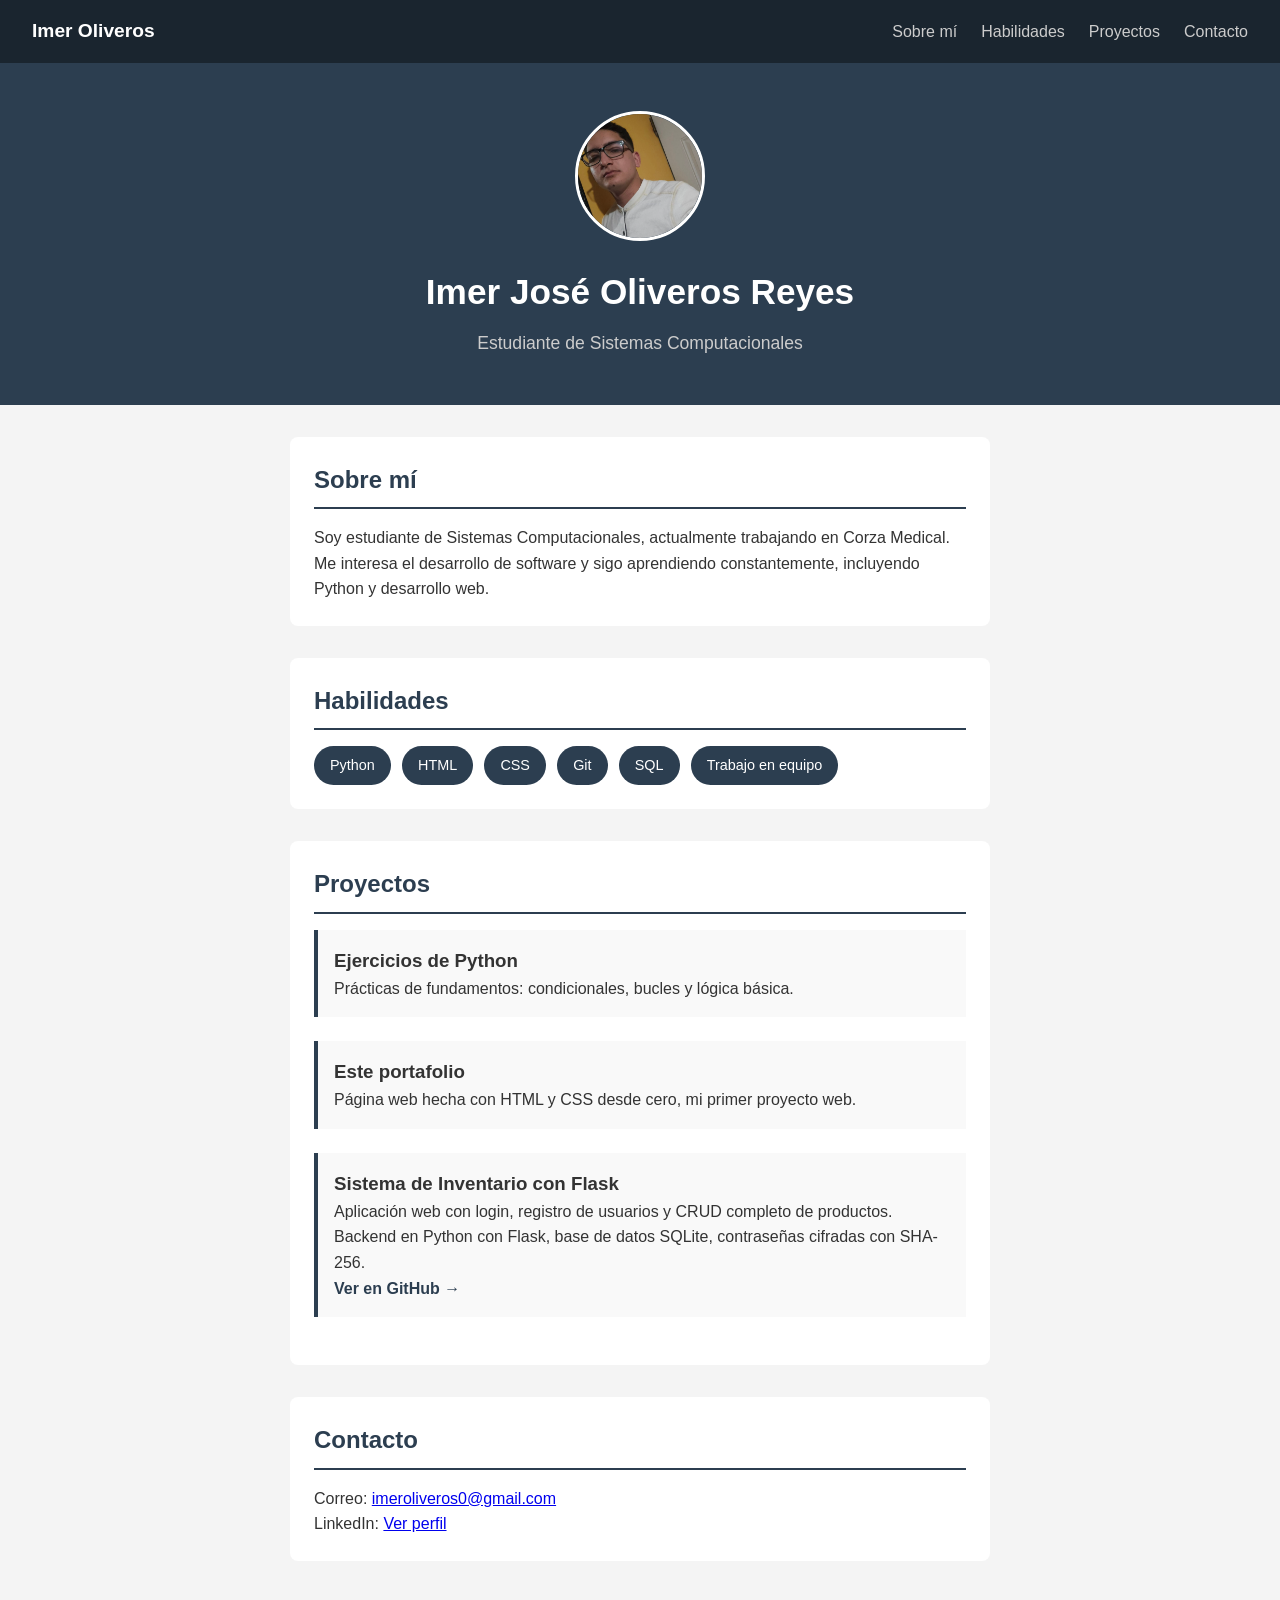
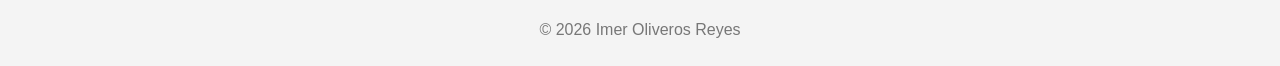
<file: index.html>
<!DOCTYPE html>
<html lang="es">
<head>
    <meta charset="UTF-8">
    <meta name="viewport" content="width=device-width, initial-scale=1.0">
    <title>Imer Oliveros | Portafolio</title>
    <link rel="stylesheet" href="style.css">
</head>
<body>

    <nav>
        <div class="nav-logo">Imer Oliveros</div>
        <ul class="nav-links">
            <li><a href="#sobre-mi">Sobre mí</a></li>
            <li><a href="#habilidades">Habilidades</a></li>
            <li><a href="#proyectos">Proyectos</a></li>
            <li><a href="#contacto">Contacto</a></li>
        </ul>
    </nav>

    <header>
        <img src="foto.png" alt="Foto de Imer Oliveros" class="foto-perfil">
        <h1>Imer José Oliveros Reyes</h1>
        <p>Estudiante de Sistemas Computacionales</p>
    </header>

    <section id="sobre-mi">
        <h2>Sobre mí</h2>
        <p>
            Soy estudiante de Sistemas Computacionales, actualmente trabajando en 
            Corza Medical. Me interesa el desarrollo de software y sigo aprendiendo 
            constantemente, incluyendo Python y desarrollo web.
        </p>
    </section>

    <section id="habilidades">
        <h2>Habilidades</h2>
        <div class="habilidades-grid">
            <span class="habilidad">Python</span>
            <span class="habilidad">HTML</span>
            <span class="habilidad">CSS</span>
            <span class="habilidad">Git</span>
            <span class="habilidad">SQL</span>
            <span class="habilidad">Trabajo en equipo</span>
        </div>
    </section>

    <section id="proyectos">
        <h2>Proyectos</h2>
        <div class="proyecto">
            <h3>Ejercicios de Python</h3>
            <p>Prácticas de fundamentos: condicionales, bucles y lógica básica.</p>
        </div>
        <div class="proyecto">
            <h3>Este portafolio</h3>
            <p>Página web hecha con HTML y CSS desde cero, mi primer proyecto web.</p>
        </div>
            <div class="proyecto">
        <h3>Sistema de Inventario con Flask</h3>
        <p>
            Aplicación web con login, registro de usuarios y CRUD completo de productos. 
            Backend en Python con Flask, base de datos SQLite, contraseñas cifradas con SHA-256.
        </p>
        <p><a href="https://github.com/ImerOliveros/inventario-flask" target="_blank">Ver en GitHub →</a></p>
    </div>
    </section>

    <section id="contacto">
    <h2>Contacto</h2>
    <p>Correo: <a href="mailto:imeroliveros0@gmail.com">imeroliveros0@gmail.com</a></p>
    <p>LinkedIn: <a href="https://www.linkedin.com/in/imer-jose-oliveros-reyes-026126341/" target="_blank">Ver perfil</a></p>
</section>

    <footer>
        <p>&copy; 2026 Imer Oliveros Reyes</p>
    </footer>

</body>
</html>
</file>
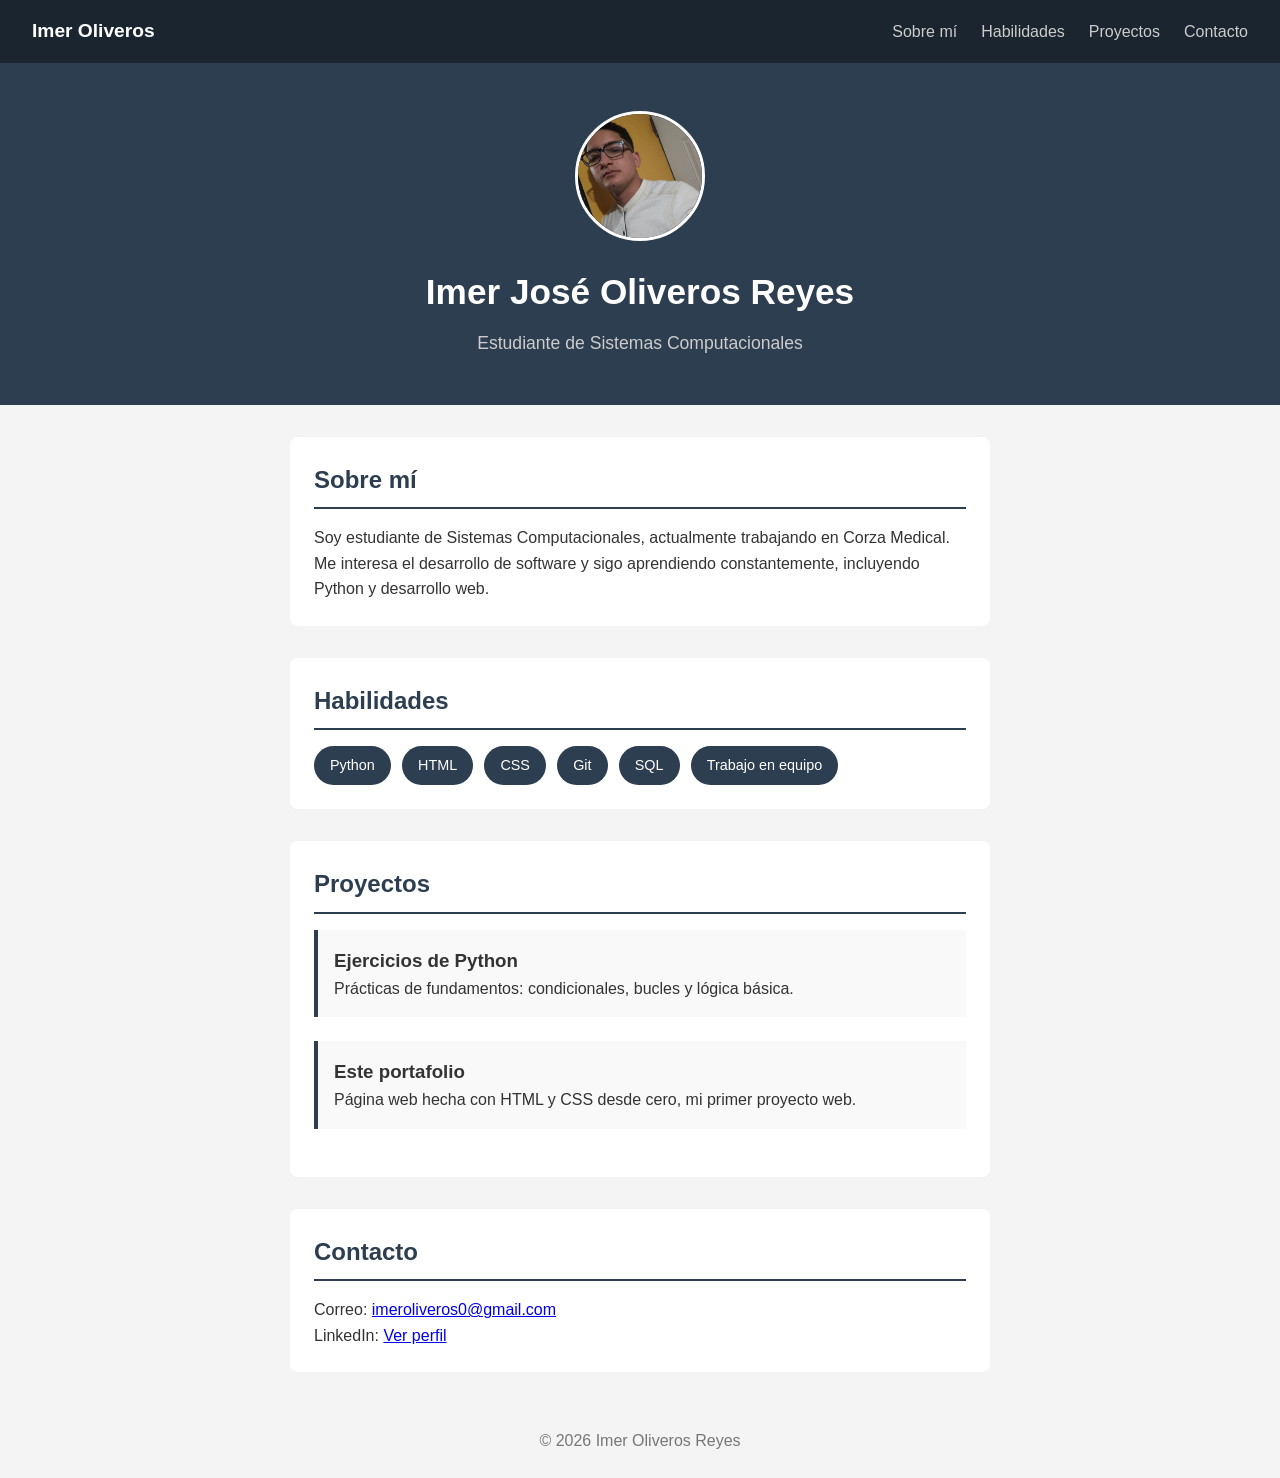
<file: Portafolio.html>
<!DOCTYPE html>
<html lang="es">
<head>
    <meta charset="UTF-8">
    <meta name="viewport" content="width=device-width, initial-scale=1.0">
    <title>Imer Oliveros | Portafolio</title>
    <link rel="stylesheet" href="style.css">
</head>
<body>

    <nav>
        <div class="nav-logo">Imer Oliveros</div>
        <ul class="nav-links">
            <li><a href="#sobre-mi">Sobre mí</a></li>
            <li><a href="#habilidades">Habilidades</a></li>
            <li><a href="#proyectos">Proyectos</a></li>
            <li><a href="#contacto">Contacto</a></li>
        </ul>
    </nav>

    <header>
        <img src="foto.png" alt="Foto de Imer Oliveros" class="foto-perfil">
        <h1>Imer José Oliveros Reyes</h1>
        <p>Estudiante de Sistemas Computacionales</p>
    </header>

    <section id="sobre-mi">
        <h2>Sobre mí</h2>
        <p>
            Soy estudiante de Sistemas Computacionales, actualmente trabajando en 
            Corza Medical. Me interesa el desarrollo de software y sigo aprendiendo 
            constantemente, incluyendo Python y desarrollo web.
        </p>
    </section>

    <section id="habilidades">
        <h2>Habilidades</h2>
        <div class="habilidades-grid">
            <span class="habilidad">Python</span>
            <span class="habilidad">HTML</span>
            <span class="habilidad">CSS</span>
            <span class="habilidad">Git</span>
            <span class="habilidad">SQL</span>
            <span class="habilidad">Trabajo en equipo</span>
        </div>
    </section>

    <section id="proyectos">
        <h2>Proyectos</h2>
        <div class="proyecto">
            <h3>Ejercicios de Python</h3>
            <p>Prácticas de fundamentos: condicionales, bucles y lógica básica.</p>
        </div>
        <div class="proyecto">
            <h3>Este portafolio</h3>
            <p>Página web hecha con HTML y CSS desde cero, mi primer proyecto web.</p>
        </div>
    </section>

    <section id="contacto">
    <h2>Contacto</h2>
    <p>Correo: <a href="mailto:imeroliveros0@gmail.com">imeroliveros0@gmail.com</a></p>
    <p>LinkedIn: <a href="https://www.linkedin.com/in/imer-jose-oliveros-reyes-026126341/" target="_blank">Ver perfil</a></p>
</section>

    <footer>
        <p>&copy; 2026 Imer Oliveros Reyes</p>
    </footer>

</body>
</html>
</file>
<file: style.css>
* {
    margin: 0;
    padding: 0;
    box-sizing: border-box;
}

body {
    font-family: 'Segoe UI', sans-serif;
    line-height: 1.6;
    color: #333;
    background-color: #f4f4f4;
}

/* Barra de navegación */
nav {
    background-color: #1a252f;
    display: flex;
    justify-content: space-between;
    align-items: center;
    padding: 1rem 2rem;
    position: sticky;
    top: 0;
    z-index: 100;
}

.nav-logo {
    color: white;
    font-weight: bold;
    font-size: 1.2rem;
}

.nav-links {
    list-style: none;
    display: flex;
    gap: 1.5rem;
}

.nav-links a {
    color: #ccc;
    text-decoration: none;
    transition: color 0.2s;
}

.nav-links a:hover {
    color: white;
}

/* Header */
header {
    background-color: #2c3e50;
    color: white;
    text-align: center;
    padding: 3rem 1rem;
}

.foto-perfil {
    width: 130px;
    height: 130px;
    border-radius: 50%;
    object-fit: cover;
    border: 3px solid white;
    margin-bottom: 1rem;
}

header h1 {
    font-size: 2.2rem;
}

header p {
    margin-top: 0.5rem;
    font-size: 1.1rem;
    color: #ccc;
}

/* Secciones */
section {
    max-width: 700px;
    margin: 2rem auto;
    padding: 1.5rem;
    background: white;
    border-radius: 8px;
    scroll-margin-top: 80px;
}

h2 {
    color: #2c3e50;
    margin-bottom: 1rem;
    border-bottom: 2px solid #2c3e50;
    padding-bottom: 0.5rem;
}

/* Habilidades */
.habilidades-grid {
    display: flex;
    flex-wrap: wrap;
    gap: 0.7rem;
}

.habilidad {
    background: #2c3e50;
    color: white;
    padding: 0.5rem 1rem;
    border-radius: 20px;
    font-size: 0.9rem;
}

/* Proyectos */
.proyecto {
    margin-bottom: 1.5rem;
    padding: 1rem;
    background: #f9f9f9;
    border-left: 4px solid #2c3e50;
}

footer {
    text-align: center;
    padding: 1.5rem;
    color: #777;
}

.proyecto a {
    color: #2c3e50;
    font-weight: bold;
    text-decoration: none;
}

.proyecto a:hover {
    text-decoration: underline;
}

/* Ajustes para pantallas pequeñas (celulares) */
@media (max-width: 600px) {
    nav {
        flex-direction: column;
        align-items: flex-start;
        gap: 0.8rem;
        padding: 1rem;
    }

    .nav-links {
        flex-wrap: wrap;
        gap: 1rem;
        width: 100%;
    }

    header {
        padding: 2rem 1rem;
    }

    header h1 {
        font-size: 1.6rem;
    }

    .foto-perfil {
        width: 100px;
        height: 100px;
    }

    section {
        max-width: 100%;
        margin: 1rem;
        padding: 1rem;
    }

    .habilidades-grid {
        gap: 0.5rem;
    }
}
</file>
